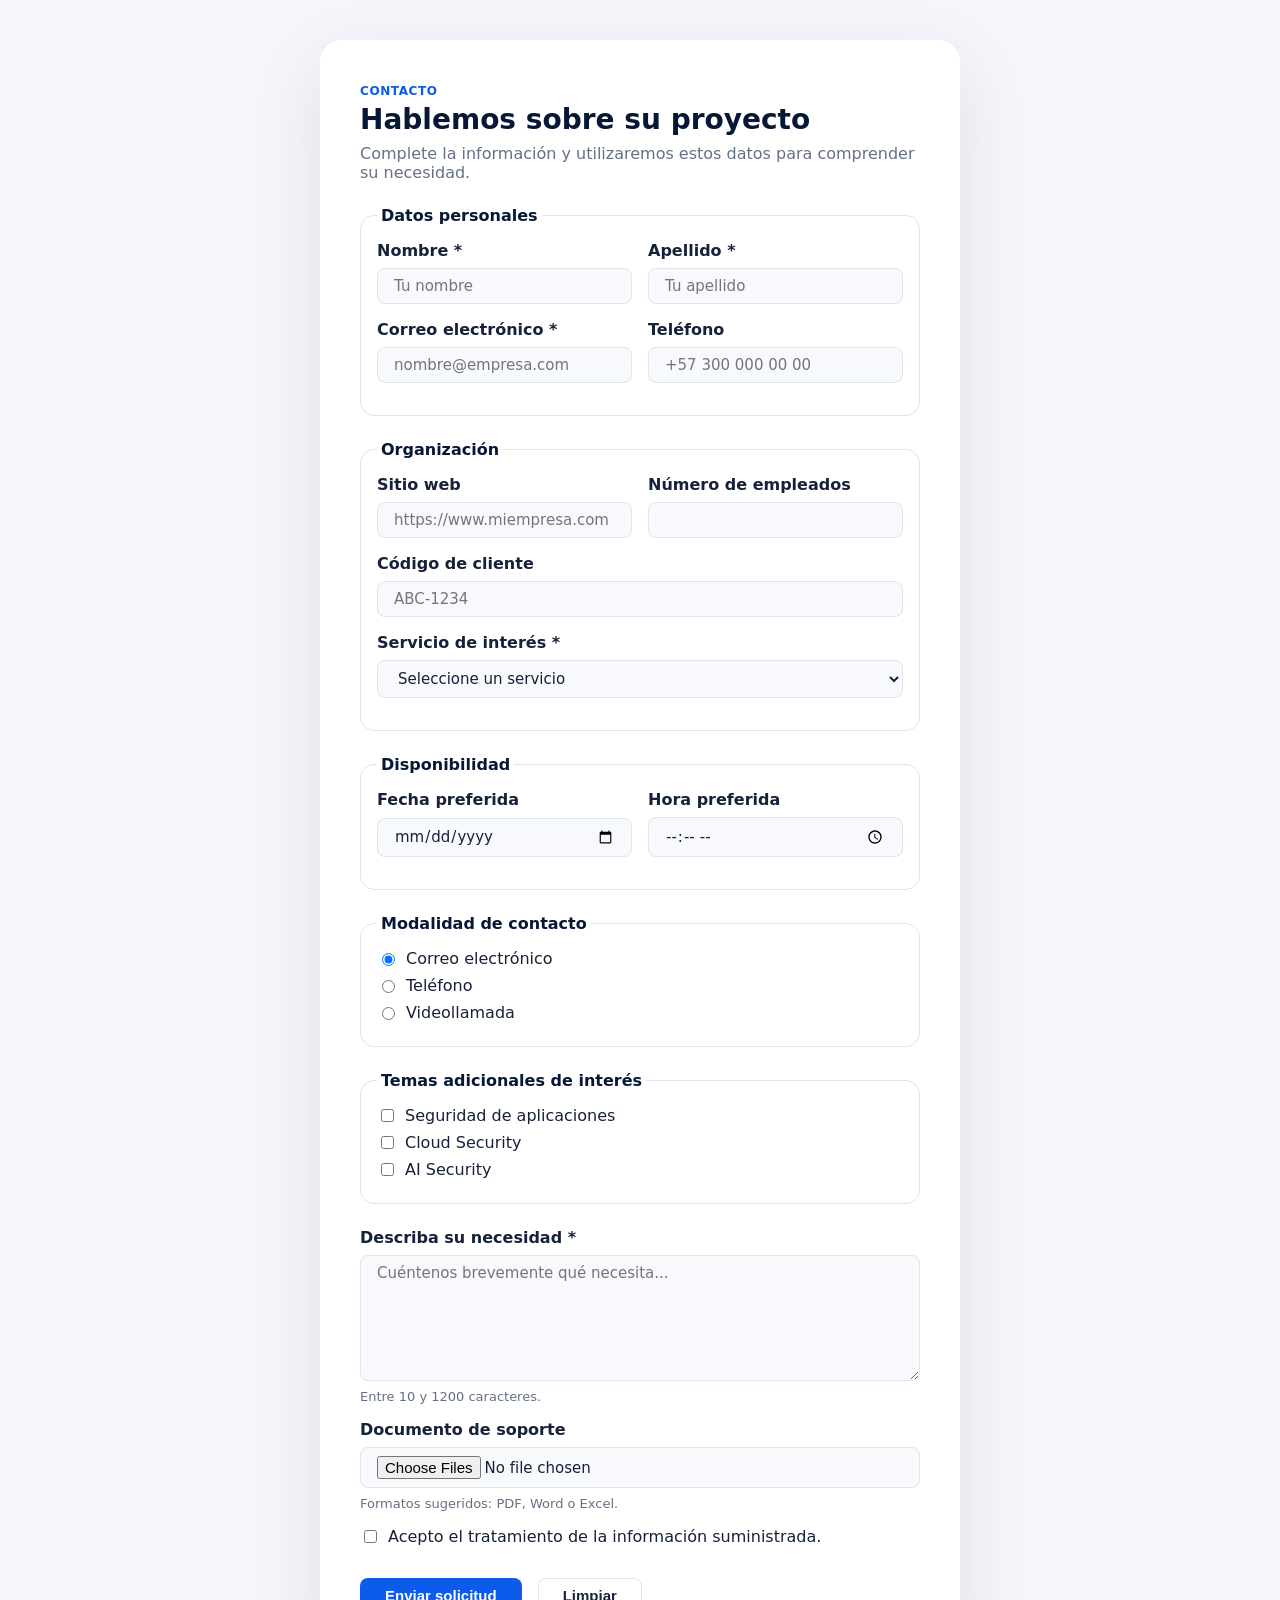
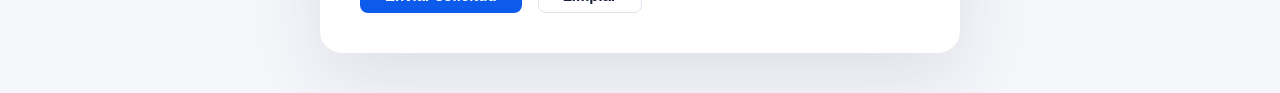
<file: index.html>
<!DOCTYPE html>
<html lang="es">

<head>
    <meta charset="UTF-8">
    <meta name="viewport" content="width=device-width, initial-scale=1.0">
    <title>Formulario de contacto</title>
    <link rel="stylesheet" href="./CSS/styles.css">
</head>

<body>
    <main class="form-page">
        <section class="form-section">
            <div class="form-container">

                <header class="form-header">
                    <span class="eyebrow">CONTACTO</span>
                    <h1>Hablemos sobre su proyecto</h1>
                    <p>Complete la información y utilizaremos estos datos para comprender su necesidad.</p>
                </header>

                <form class="contact-form" action="#" method="post">

                    <fieldset class="campo-grupo">
                        <legend>Datos personales</legend>

                        <div class="form-row">
                            <div class="form-field">
                                <label for="nombre">Nombre *</label>
                                <input type="text" id="nombre" name="nombre"
                                    placeholder="Tu nombre" minlength="2" maxlength="50"
                                    required autocomplete="name">
                            </div>

                            <div class="form-field">
                                <label for="apellido">Apellido *</label>
                                <input type="text" id="apellido" name="apellido"
                                    placeholder="Tu apellido" minlength="2" maxlength="50"
                                    required autocomplete="family-name">
                            </div>
                        </div>

                        <div class="form-row">
                            <div class="form-field">
                                <label for="email">Correo electrónico *</label>
                                <input type="email" id="email" name="email"
                                    placeholder="nombre@empresa.com" autocomplete="email" required>
                            </div>

                            <div class="form-field">
                                <label for="telefono">Teléfono</label>
                                <input type="tel" id="telefono" name="telefono"
                                    placeholder="+57 300 000 00 00"
                                    pattern="^\+?[0-9]{7,13}$"
                                    title="Ingrese un número válido, ej: +573000000000"
                                    autocomplete="tel">
                            </div>
                        </div>
                    </fieldset>

                    <fieldset class="campo-grupo">
                        <legend>Organización</legend>

                        <div class="form-row">
                            <div class="form-field">
                                <label for="sitio">Sitio web</label>
                                <input type="url" id="sitio" name="sitio"
                                    placeholder="https://www.miempresa.com">
                            </div>

                            <div class="form-field">
                                <label for="empleados">Número de empleados</label>
                                <input type="number" id="empleados" name="empleados"
                                    min="1" max="500" step="1">
                            </div>
                        </div>

                        <div class="form-field">
                            <label for="codigo">Código de cliente</label>
                            <input type="text" id="codigo" name="codigo"
                                pattern="[A-Z]{3}-[0-9]{4}"
                                placeholder="ABC-1234"
                                title="Use tres letras mayúsculas, guion y cuatro números">
                        </div>

                        <div class="form-field">
                            <label for="servicio">Servicio de interés *</label>
                            <select id="servicio" name="servicio" required>
                                <option value="">Seleccione un servicio</option>
                                <optgroup label="Servicios de seguridad">
                                    <option value="pentesting">Pentesting web</option>
                                    <option value="devsecops">DevSecOps</option>
                                    <option value="ai-security">AI security</option>
                                </optgroup>
                                <optgroup label="Desarrollo de software">
                                    <option value="software-medida">Software a la medida</option>
                                    <option value="cloud">Azure y AWS</option>
                                    <option value="analisis">Análisis funcional</option>
                                </optgroup>
                            </select>
                        </div>
                    </fieldset>

                    <fieldset class="campo-grupo">
                        <legend>Disponibilidad</legend>
                        <div class="form-row">
                            <div class="form-field">
                                <label for="fecha">Fecha preferida</label>
                                <input type="date" id="fecha" name="fecha">
                            </div>
                            <div class="form-field">
                                <label for="hora">Hora preferida</label>
                                <input type="time" id="hora" name="hora">
                            </div>
                        </div>
                    </fieldset>

                    <fieldset class="campo-grupo">
                        <legend>Modalidad de contacto</legend>
                        <label class="opcion">
                            <input type="radio" name="tipo-contacto" value="correo" checked>
                            Correo electrónico
                        </label>
                        <label class="opcion">
                            <input type="radio" name="tipo-contacto" value="telefono">
                            Teléfono
                        </label>
                        <label class="opcion">
                            <input type="radio" name="tipo-contacto" value="videollamada">
                            Videollamada
                        </label>
                    </fieldset>

                    <fieldset class="campo-grupo">
                        <legend>Temas adicionales de interés</legend>
                        <label class="opcion">
                            <input type="checkbox" name="intereses" value="seguridad-apps">
                            Seguridad de aplicaciones
                        </label>
                        <label class="opcion">
                            <input type="checkbox" name="intereses" value="cloud-security">
                            Cloud Security
                        </label>
                        <label class="opcion">
                            <input type="checkbox" name="intereses" value="ai-security">
                            AI Security
                        </label>
                    </fieldset>

                    <div class="form-field">
                        <label for="mensaje">Describa su necesidad *</label>
                        <textarea id="mensaje" name="mensaje" rows="6"
                            minlength="10" maxlength="1200"
                            placeholder="Cuéntenos brevemente qué necesita..." required></textarea>
                        <span class="ayuda">Entre 10 y 1200 caracteres.</span>
                    </div>

                    <div class="form-field">
                        <label for="archivo">Documento de soporte</label>
                        <input type="file" id="archivo" name="archivo"
                            accept=".pdf,.docx,.xlsx,.xls" multiple>
                        <span class="ayuda">Formatos sugeridos: PDF, Word o Excel.</span>
                    </div>

                    <div class="form-field-check">
                        <label class="opcion">
                            <input type="checkbox" name="aceptacion" required>
                            Acepto el tratamiento de la información suministrada.
                        </label>
                    </div>

                    <div class="form-actions">
                        <button type="submit" class="button button-primary">Enviar solicitud</button>
                        <button type="reset" class="button button-secundario">Limpiar</button>
                    </div>
                </form>

            </div>
        </section>
    </main>
</body>

</html>
</file>
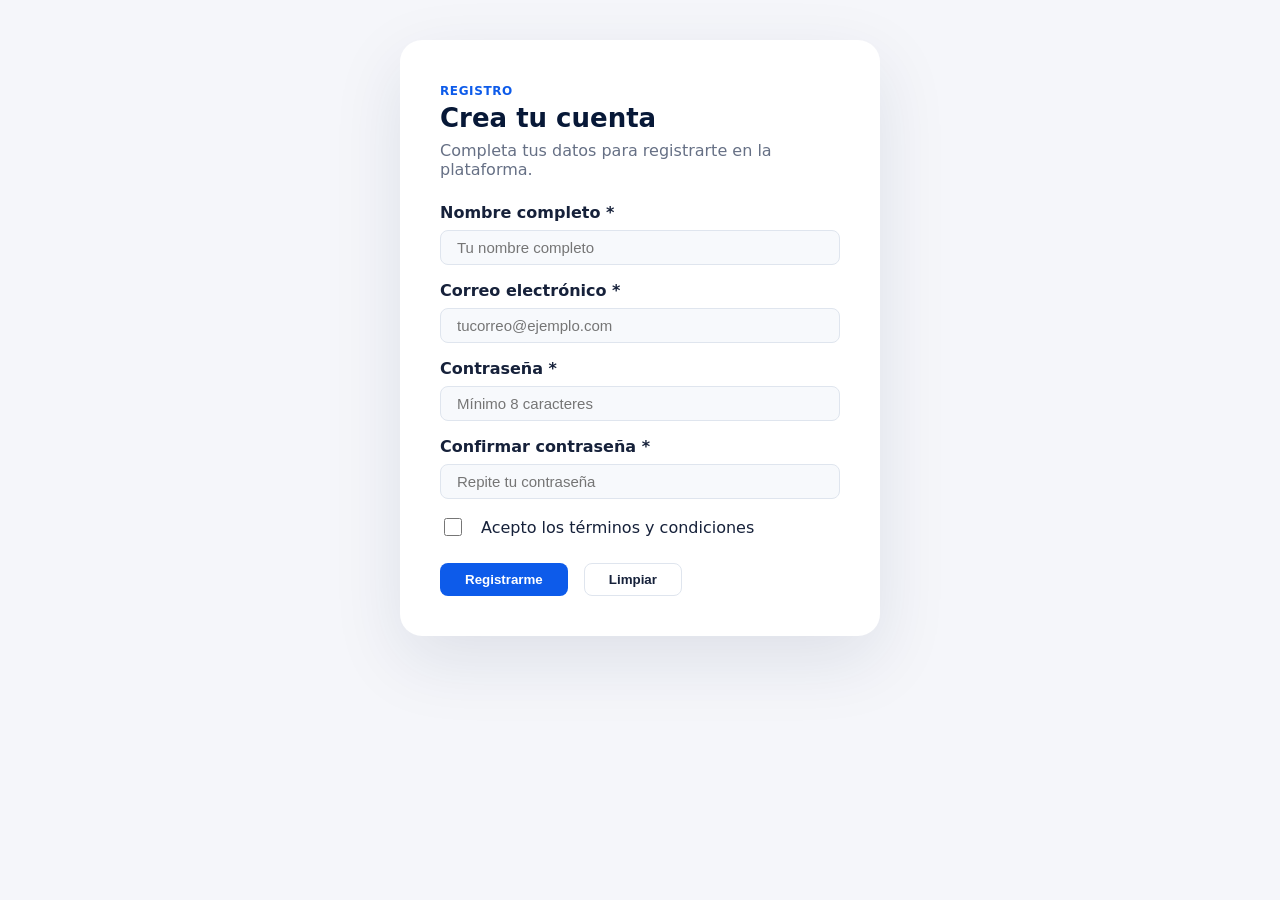
<file: Ejercicio1/index.html>
<!DOCTYPE html>
<html lang="es">
<head>
    <meta charset="UTF-8">
    <meta name="viewport" content="width=device-width, initial-scale=1.0">
    <title>Formulario de registro</title>
    <link rel="stylesheet" href="styles.css">
</head>
<body>
    <main class="form-page">
        <div class="form-container">
            <header class="form-header">
                <span class="eyebrow">Registro</span>
                <h1>Crea tu cuenta</h1>
                <p>Completa tus datos para registrarte en la plataforma.</p>
            </header>

            <form action="#" method="post">
                <div class="form-field">
                    <label for="nombre">Nombre completo *</label>
                    <input type="text" id="nombre" name="nombre" minlength="3" maxlength="60"
                        placeholder="Tu nombre completo" required autocomplete="name">
                </div>

                <div class="form-field">
                    <label for="correo">Correo electrónico *</label>
                    <input type="email" id="correo" name="correo" placeholder="tucorreo@ejemplo.com"
                        required autocomplete="email">
                </div>

                <div class="form-field">
                    <label for="password">Contraseña *</label>
                    <input type="password" id="password" name="password" minlength="8"
                        placeholder="Mínimo 8 caracteres" required autocomplete="new-password">
                </div>

                <div class="form-field">
                    <label for="confirmar">Confirmar contraseña *</label>
                    <input type="password" id="confirmar" name="confirmar" minlength="8"
                        placeholder="Repite tu contraseña" required autocomplete="new-password">
                </div>

                <div class="form-field-check">
                    <label class="opcion">
                        <input type="checkbox" id="terminos" name="terminos" required>
                        <span class="check-visual"></span>
                        Acepto los términos y condiciones
                    </label>
                </div>

                <div class="form-actions">
                    <button type="submit" class="button button-primary">Registrarme</button>
                    <button type="reset" class="button button-secundario">Limpiar</button>
                </div>
            </form>
        </div>
    </main>
</body>
</html>
</file>
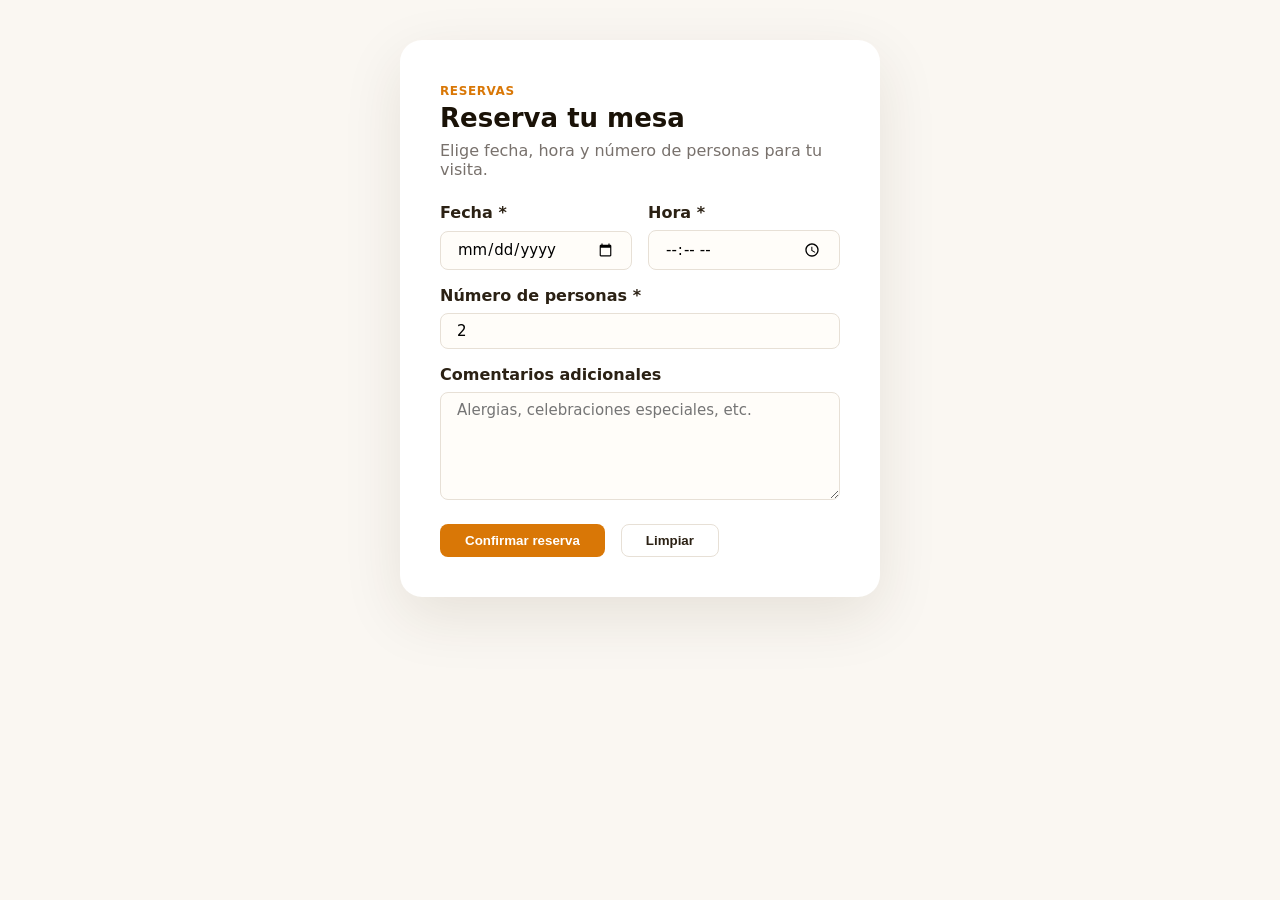
<file: Ejercicio2/index.html>
<!DOCTYPE html>
<html lang="es">
<head>
    <meta charset="UTF-8">
    <meta name="viewport" content="width=device-width, initial-scale=1.0">
    <title>Formulario de reserva</title>
    <link rel="stylesheet" href="styles.css">
</head>
<body>
    <main class="form-page">
        <div class="form-container">
            <header class="form-header">
                <span class="eyebrow">Reservas</span>
                <h1>Reserva tu mesa</h1>
                <p>Elige fecha, hora y número de personas para tu visita.</p>
            </header>

            <form action="#" method="post">
                <div class="form-row">
                    <div class="form-field">
                        <label for="fecha">Fecha *</label>
                        <input type="date" id="fecha" name="fecha" required>
                    </div>
                    <div class="form-field">
                        <label for="hora">Hora *</label>
                        <input type="time" id="hora" name="hora" required>
                    </div>
                </div>

                <div class="form-field">
                    <label for="personas">Número de personas *</label>
                    <input type="number" id="personas" name="personas" min="1" max="20" step="1" value="2" required>
                </div>

                <div class="form-field">
                    <label for="comentarios">Comentarios adicionales</label>
                    <textarea id="comentarios" name="comentarios" rows="5" maxlength="300"
                        placeholder="Alergias, celebraciones especiales, etc."></textarea>
                </div>

                <div class="form-actions">
                    <button type="submit" class="button button-primary">Confirmar reserva</button>
                    <button type="reset" class="button button-secundario">Limpiar</button>
                </div>
            </form>
        </div>
    </main>
</body>
</html>
</file>
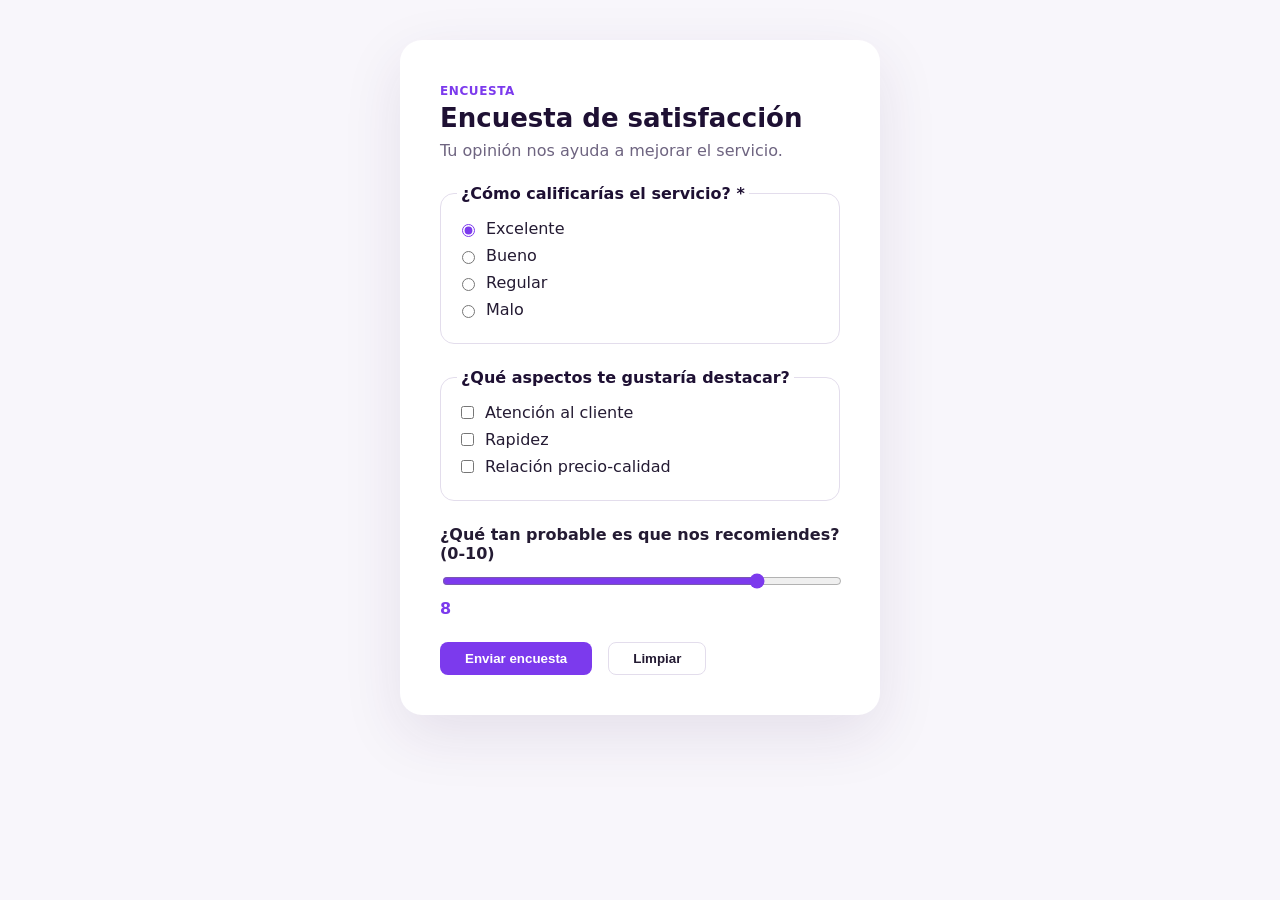
<file: Ejercicio3/index.html>
<!DOCTYPE html>
<html lang="es">
<head>
    <meta charset="UTF-8">
    <meta name="viewport" content="width=device-width, initial-scale=1.0">
    <title>Encuesta de satisfacción</title>
    <link rel="stylesheet" href="styles.css">
</head>
<body>
    <main class="form-page">
        <div class="form-container">
            <header class="form-header">
                <span class="eyebrow">Encuesta</span>
                <h1>Encuesta de satisfacción</h1>
                <p>Tu opinión nos ayuda a mejorar el servicio.</p>
            </header>

            <form action="#" method="post">
                <fieldset class="campo-grupo">
                    <legend>¿Cómo calificarías el servicio? *</legend>
                    <label class="opcion">
                        <input type="radio" name="calificacion" value="excelente" checked> Excelente
                    </label>
                    <label class="opcion">
                        <input type="radio" name="calificacion" value="bueno"> Bueno
                    </label>
                    <label class="opcion">
                        <input type="radio" name="calificacion" value="regular"> Regular
                    </label>
                    <label class="opcion">
                        <input type="radio" name="calificacion" value="malo"> Malo
                    </label>
                </fieldset>

                <fieldset class="campo-grupo">
                    <legend>¿Qué aspectos te gustaría destacar?</legend>
                    <label class="opcion">
                        <input type="checkbox" name="aspectos" value="atencion"> Atención al cliente
                    </label>
                    <label class="opcion">
                        <input type="checkbox" name="aspectos" value="rapidez"> Rapidez
                    </label>
                    <label class="opcion">
                        <input type="checkbox" name="aspectos" value="precio"> Relación precio-calidad
                    </label>
                </fieldset>

                <div class="form-field">
                    <label for="recomendacion">¿Qué tan probable es que nos recomiendes? (0-10)</label>
                    <input type="range" id="recomendacion" name="recomendacion" min="0" max="10" value="8">
                    <output id="valor-recomendacion" for="recomendacion">8</output>
                </div>

                <div class="form-actions">
                    <button type="submit" class="button button-primary">Enviar encuesta</button>
                    <button type="reset" class="button button-secundario">Limpiar</button>
                </div>
            </form>
        </div>
    </main>

    <script>
        const rango = document.getElementById('recomendacion');
        const salida = document.getElementById('valor-recomendacion');
        rango.addEventListener('input', () => salida.textContent = rango.value);
    </script>
</body>
</html>
</file>
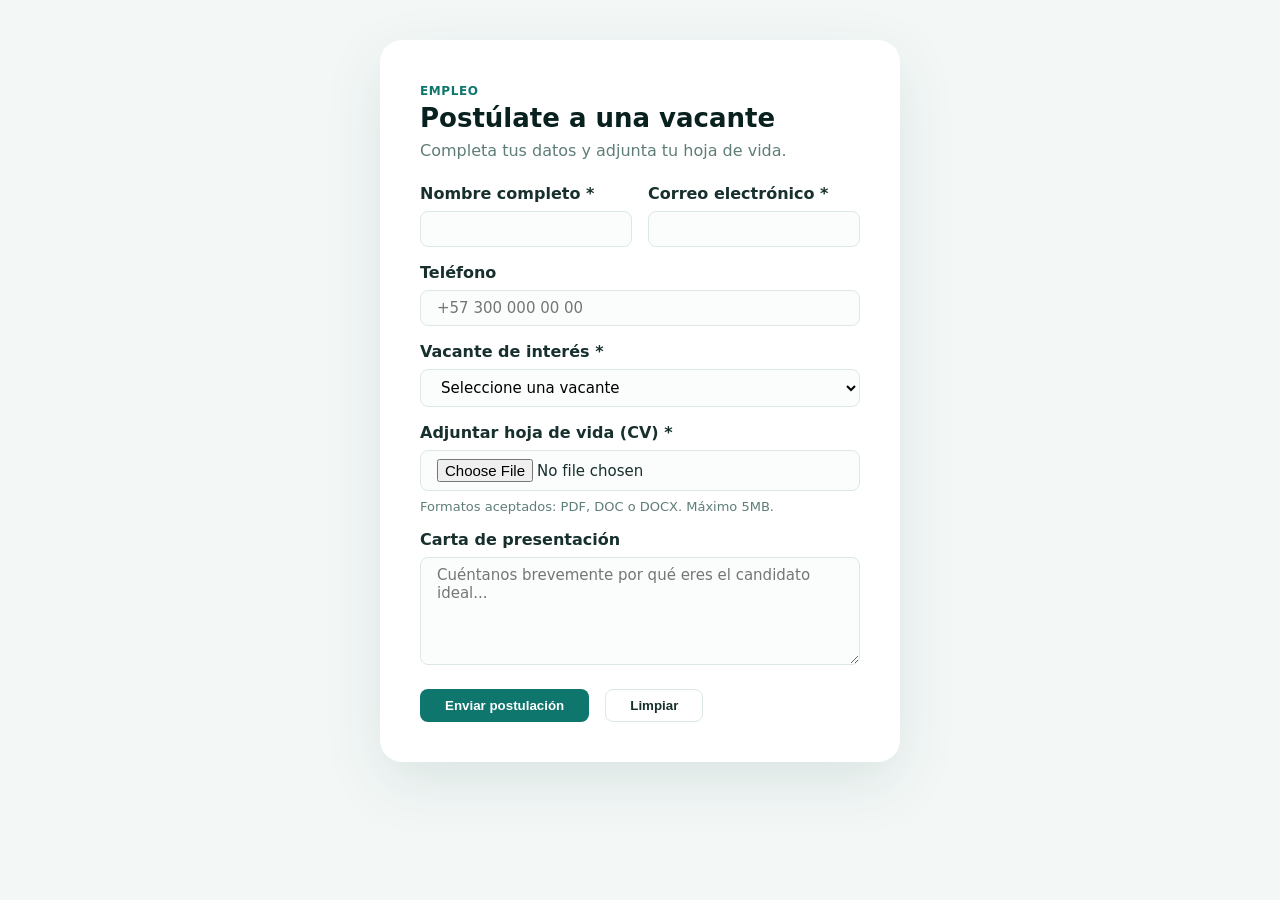
<file: Ejercicio4/index.html>
<!DOCTYPE html>
<html lang="es">
<head>
    <meta charset="UTF-8">
    <meta name="viewport" content="width=device-width, initial-scale=1.0">
    <title>Solicitud laboral</title>
    <link rel="stylesheet" href="styles.css">
</head>
<body>
    <main class="form-page">
        <div class="form-container">
            <header class="form-header">
                <span class="eyebrow">Empleo</span>
                <h1>Postúlate a una vacante</h1>
                <p>Completa tus datos y adjunta tu hoja de vida.</p>
            </header>

            <form action="#" method="post" enctype="multipart/form-data">
                <div class="form-row">
                    <div class="form-field">
                        <label for="nombre">Nombre completo *</label>
                        <input type="text" id="nombre" name="nombre" minlength="3" required autocomplete="name">
                    </div>
                    <div class="form-field">
                        <label for="correo">Correo electrónico *</label>
                        <input type="email" id="correo" name="correo" required autocomplete="email">
                    </div>
                </div>

                <div class="form-field">
                    <label for="telefono">Teléfono</label>
                    <input type="tel" id="telefono" name="telefono" pattern="^\+?[0-9]{7,13}$"
                        placeholder="+57 300 000 00 00" title="Ingrese un número válido">
                </div>

                <div class="form-field">
                    <label for="vacante">Vacante de interés *</label>
                    <select id="vacante" name="vacante" required>
                        <option value="">Seleccione una vacante</option>
                        <option value="desarrollador">Desarrollador Frontend</option>
                        <option value="analista">Analista de Seguridad</option>
                        <option value="soporte">Soporte Técnico</option>
                    </select>
                </div>

                <div class="form-field">
                    <label for="cv">Adjuntar hoja de vida (CV) *</label>
                    <input type="file" id="cv" name="cv" accept=".pdf,.doc,.docx" required>
                    <span class="ayuda">Formatos aceptados: PDF, DOC o DOCX. Máximo 5MB.</span>
                </div>

                <div class="form-field">
                    <label for="carta">Carta de presentación</label>
                    <textarea id="carta" name="carta" rows="5" maxlength="500"
                        placeholder="Cuéntanos brevemente por qué eres el candidato ideal..."></textarea>
                </div>

                <div class="form-actions">
                    <button type="submit" class="button button-primary">Enviar postulación</button>
                    <button type="reset" class="button button-secundario">Limpiar</button>
                </div>
            </form>
        </div>
    </main>
</body>
</html>
</file>
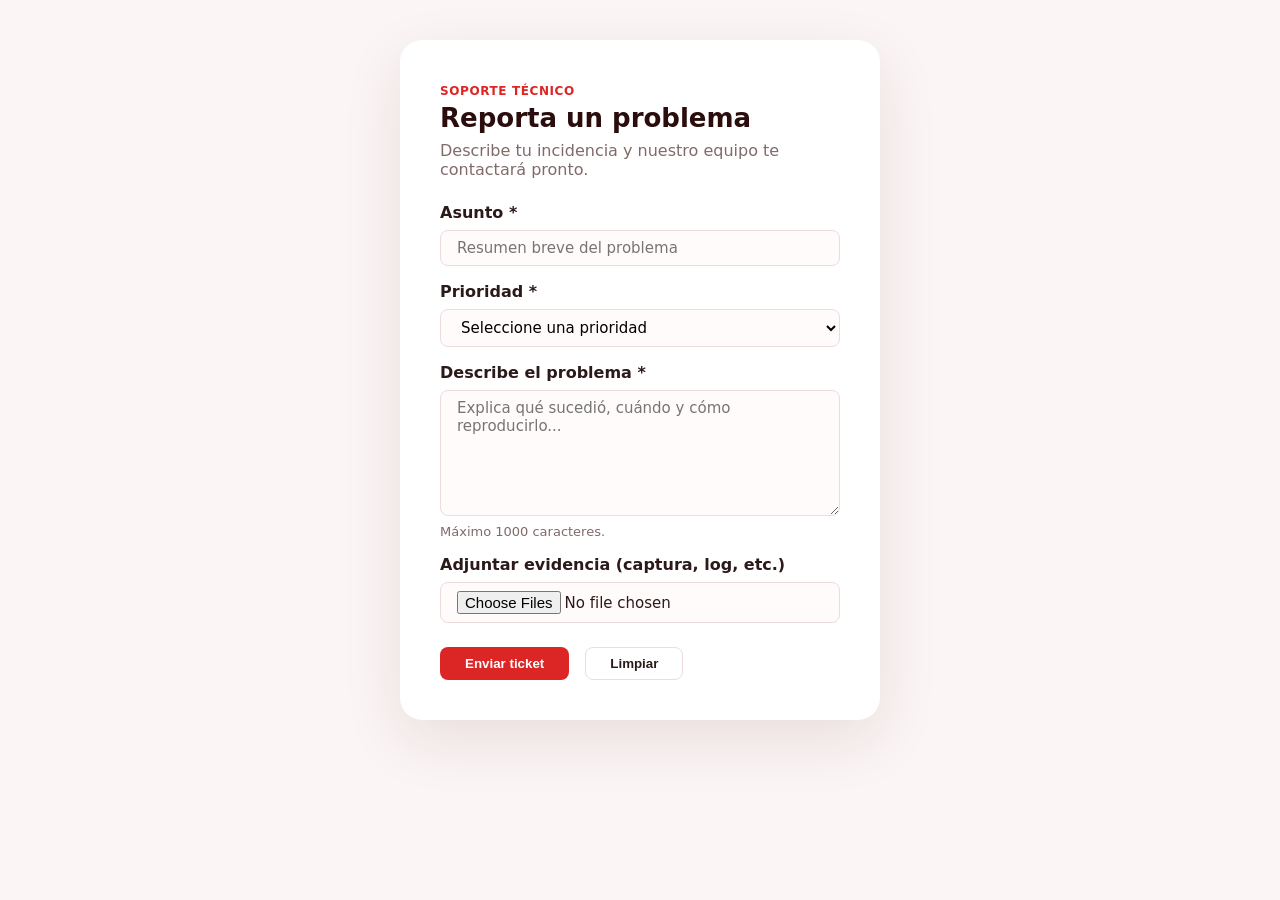
<file: Ejercicio5/index.html>
<!DOCTYPE html>
<html lang="es">
<head>
    <meta charset="UTF-8">
    <meta name="viewport" content="width=device-width, initial-scale=1.0">
    <title>Solicitud de soporte</title>
    <link rel="stylesheet" href="styles.css">
</head>
<body>
    <main class="form-page">
        <div class="form-container">
            <header class="form-header">
                <span class="eyebrow">Soporte técnico</span>
                <h1>Reporta un problema</h1>
                <p>Describe tu incidencia y nuestro equipo te contactará pronto.</p>
            </header>

            <form action="#" method="post" enctype="multipart/form-data">
                <div class="form-field">
                    <label for="asunto">Asunto *</label>
                    <input type="text" id="asunto" name="asunto" minlength="5" maxlength="80"
                        placeholder="Resumen breve del problema" required>
                </div>

                <div class="form-field">
                    <label for="prioridad">Prioridad *</label>
                    <select id="prioridad" name="prioridad" required>
                        <option value="">Seleccione una prioridad</option>
                        <option value="baja">Baja</option>
                        <option value="media">Media</option>
                        <option value="alta">Alta</option>
                        <option value="critica">Crítica</option>
                    </select>
                </div>

                <div class="form-field">
                    <label for="descripcion">Describe el problema *</label>
                    <textarea id="descripcion" name="descripcion" rows="6" minlength="10" maxlength="1000"
                        placeholder="Explica qué sucedió, cuándo y cómo reproducirlo..." required></textarea>
                    <span class="ayuda">Máximo 1000 caracteres.</span>
                </div>

                <div class="form-field">
                    <label for="adjunto">Adjuntar evidencia (captura, log, etc.)</label>
                    <input type="file" id="adjunto" name="adjunto" accept="image/*,.pdf,.log,.txt" multiple>
                </div>

                <div class="form-actions">
                    <button type="submit" class="button button-primary">Enviar ticket</button>
                    <button type="reset" class="button button-secundario">Limpiar</button>
                </div>
            </form>
        </div>
    </main>
</body>
</html>
</file>
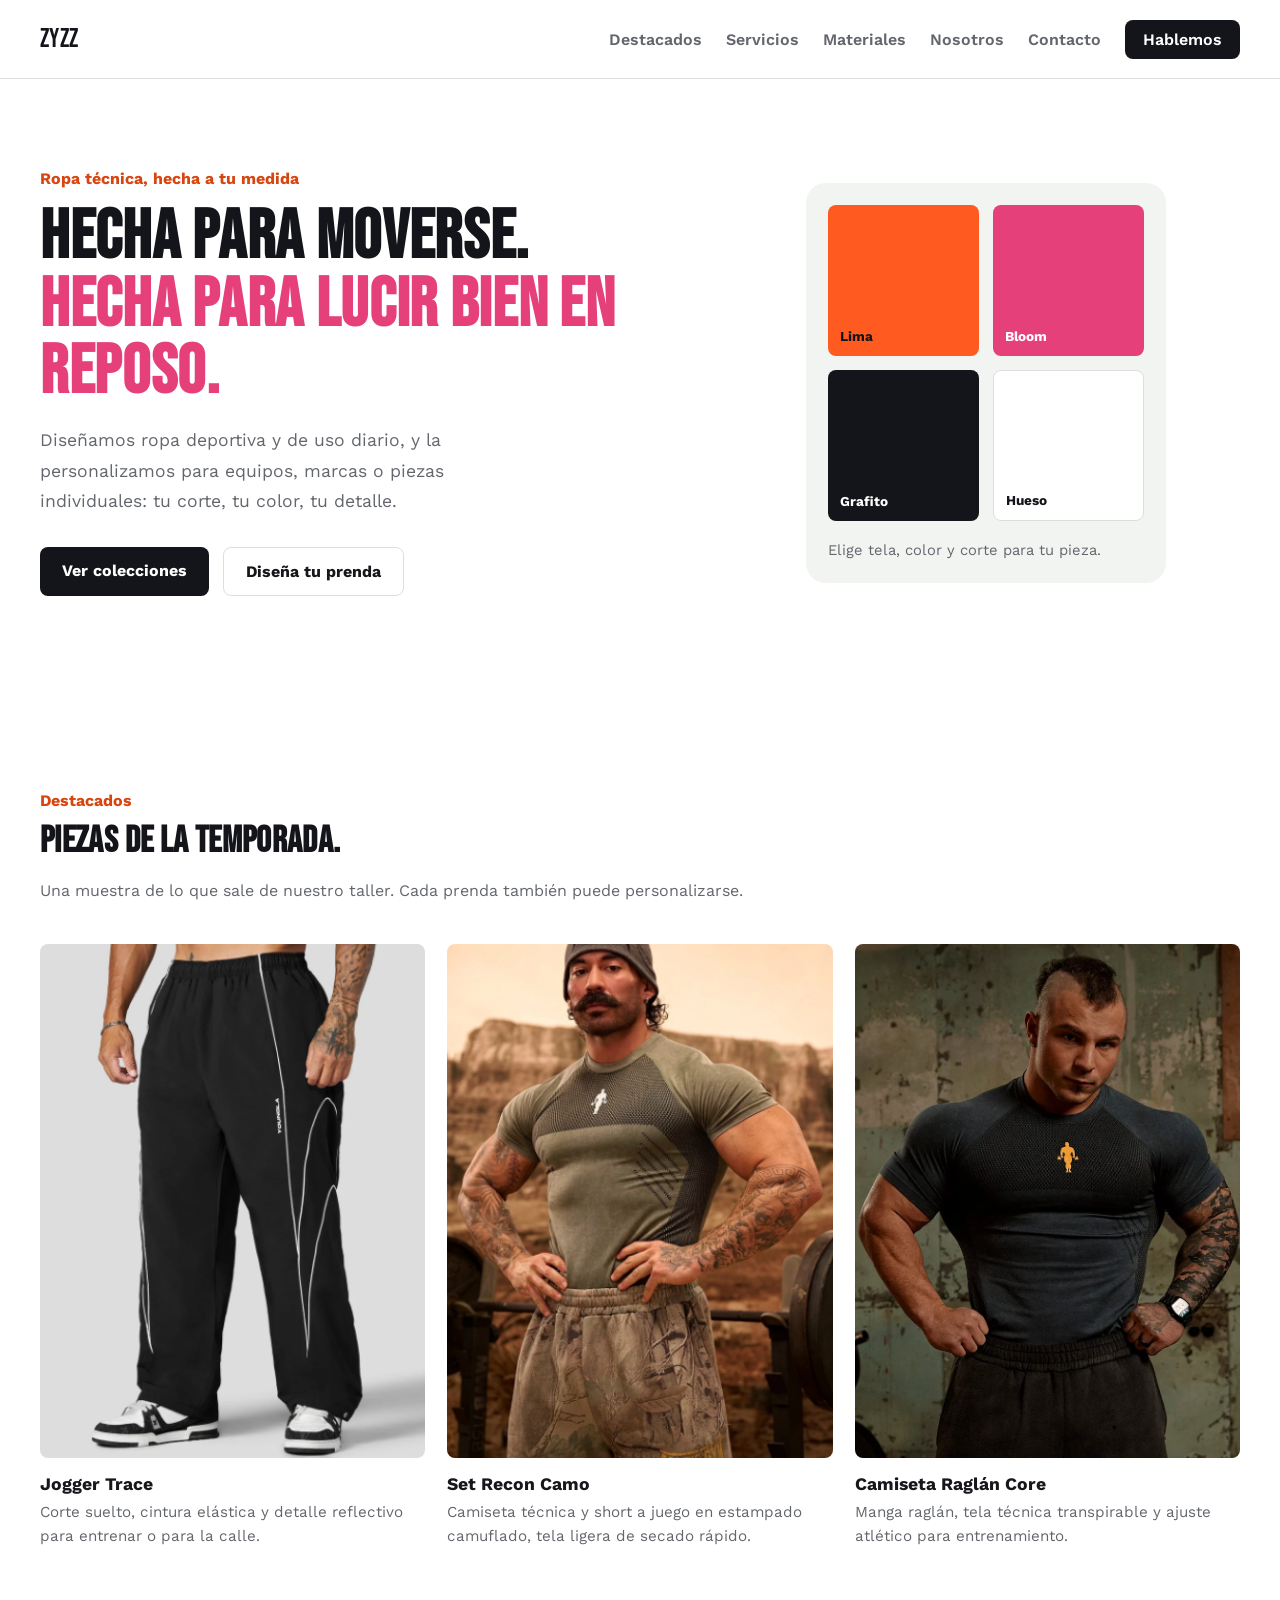
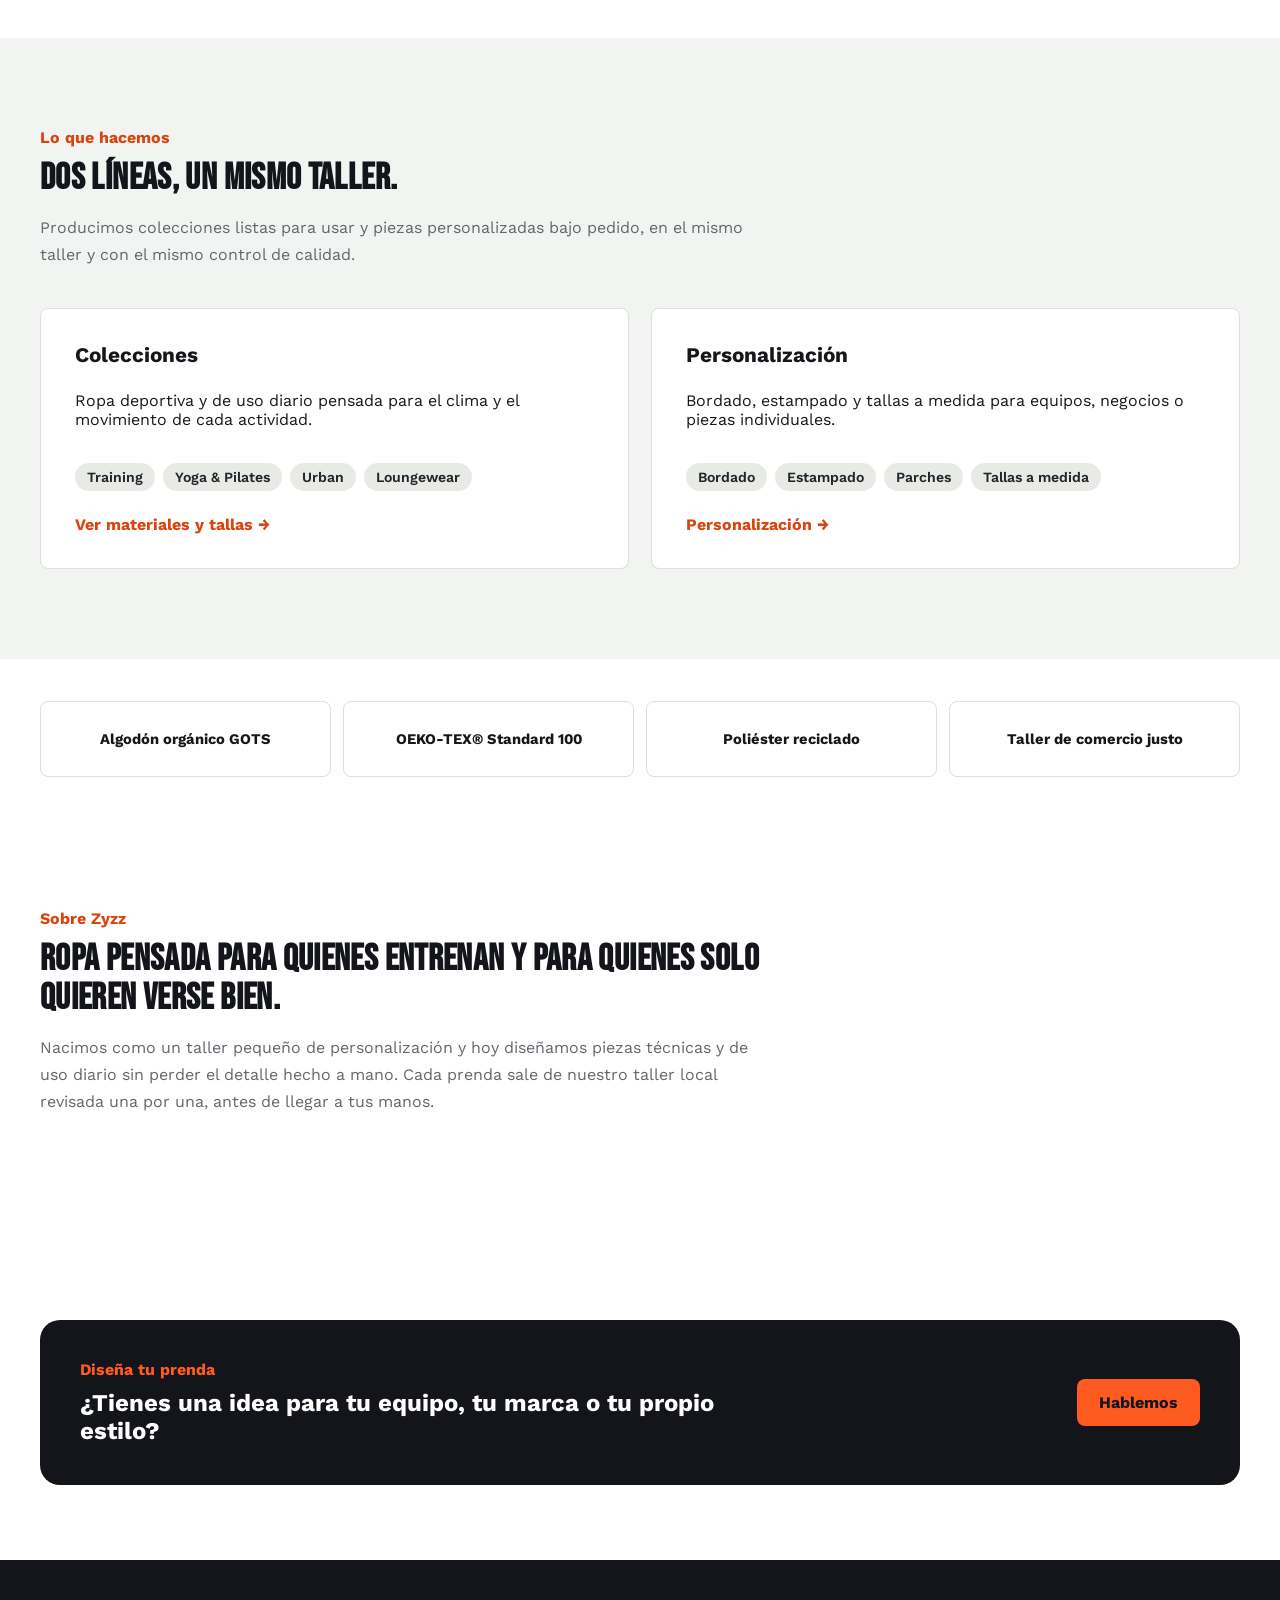
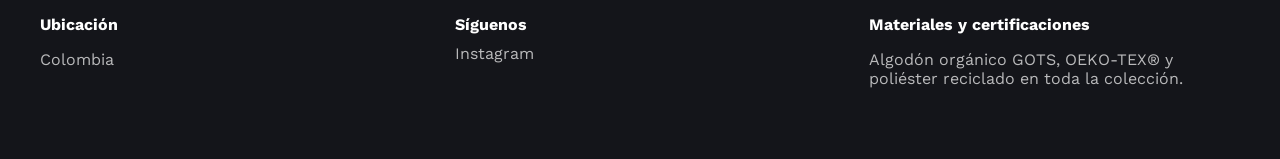
<file: taller3-Zyzz/index.html>
<!doctype html>
<html lang="es">
<head>
    <meta charset="utf-8">
    <meta name="viewport" content="width=device-width, initial-scale=1">
    <meta name="description" content="Zyzz — ropa deportiva y de uso diario, con personalización a la medida: bordado, estampado y tallas a medida.">
    <title>Inicio | Zyzz</title>
    <link rel="preconnect" href="https://fonts.googleapis.com">
    <link rel="preconnect" href="https://fonts.gstatic.com" crossorigin>
    <link href="https://fonts.googleapis.com/css2?family=Bebas+Neue&family=Work+Sans:wght@400;500;600;700;800&display=swap" rel="stylesheet">
    <link rel="stylesheet" href="styles.css">
</head>
<body>

<header class="header">
    <div class="container header-container">
        <a class="brand" href="index.html">
            <span class="brand-name">Zyzz</span>
        </a>

        <nav class="nav" aria-label="Navegación principal">
            <a href="#destacados">Destacados</a>
            <a href="#servicios">Servicios</a>
            <a href="#materiales">Materiales</a>
            <a href="#nosotros">Nosotros</a>
            <a href="#contacto">Contacto</a>
            <a class="nav-cta" href="#contacto">Hablemos</a>
        </nav>
    </div>
</header>

<main>
<section class="hero">
    <div class="container hero-grid">
        <div class="hero-copy">
            <span class="eyebrow">Ropa técnica, hecha a tu medida</span>
            <h1>Hecha para moverse. <span>Hecha para lucir bien en reposo.</span></h1>
            <p class="hero-description">
                Diseñamos ropa deportiva y de uso diario, y la personalizamos para
                equipos, marcas o piezas individuales: tu corte, tu color, tu detalle.
            </p>
            <div class="hero-actions">
                <a class="primary-action" href="#servicios">Ver colecciones</a>
                <a class="secondary-action" href="personalizacion.html">Diseña tu prenda</a>
            </div>
        </div>
        <div class="hero-visual">
            <div class="swatch-board" aria-hidden="true">
                <div class="swatch swatch-signal"><span>Lima</span></div>
                <div class="swatch swatch-bloom"><span>Bloom</span></div>
                <div class="swatch swatch-ink"><span>Grafito</span></div>
                <div class="swatch swatch-paper"><span>Hueso</span></div>
                <div class="swatch-note">Elige tela, color y corte para tu pieza.</div>
            </div>
        </div>
    </div>
</section>

<section class="products" id="destacados">
    <div class="container">
        <header class="section-heading">
            <span class="section-label">Destacados</span>
            <h2>Piezas de la temporada.</h2>
            <p>Una muestra de lo que sale de nuestro taller. Cada prenda también puede personalizarse.</p>
        </header>

        <div class="products-grid">
            <article class="product-card">
                <img src="img/jogger-trace.png" alt="Jogger negro con detalle en blanco, modelo Trace" loading="lazy">
                <h3>Jogger Trace</h3>
                <p>Corte suelto, cintura elástica y detalle reflectivo para entrenar o para la calle.</p>
            </article>

            <article class="product-card">
                <img src="img/set-recon-camo.png" alt="Set camiseta y short camuflado, modelo Recon" loading="lazy">
                <h3>Set Recon Camo</h3>
                <p>Camiseta técnica y short a juego en estampado camuflado, tela ligera de secado rápido.</p>
            </article>

            <article class="product-card">
                <img src="img/camiseta-raglan-core.png" alt="Camiseta raglán azul marino con logo naranja, modelo Core" loading="lazy">
                <h3>Camiseta Raglán Core</h3>
                <p>Manga raglán, tela técnica transpirable y ajuste atlético para entrenamiento.</p>
            </article>
        </div>
    </div>
</section>

<section class="services" id="servicios">
    <div class="container">
        <header class="section-heading">
            <span class="section-label">Lo que hacemos</span>
            <h2>Dos líneas, un mismo taller.</h2>
            <p>Producimos colecciones listas para usar y piezas personalizadas bajo pedido, en el mismo taller y con el mismo control de calidad.</p>
        </header>

        <div class="services-grid">
            <article class="service-card">
                <h3>Colecciones</h3>
                <p>Ropa deportiva y de uso diario pensada para el clima y el movimiento de cada actividad.</p>
                <div class="tag-list">
                    <span>Training</span><span>Yoga &amp; Pilates</span>
                    <span>Urban</span><span>Loungewear</span>
                </div>
                <div class="card-links">
                    <a href="#materiales">Ver materiales y tallas →</a>
                </div>
            </article>

            <article class="service-card">
                <h3>Personalización</h3>
                <p>Bordado, estampado y tallas a medida para equipos, negocios o piezas individuales.</p>
                <div class="tag-list">
                    <span>Bordado</span><span>Estampado</span>
                    <span>Parches</span><span>Tallas a medida</span>
                </div>
                <div class="card-links">
                    <a href="personalizacion.html">Personalización →</a>
                </div>
            </article>
        </div>
    </div>
</section>

<section class="standards" id="materiales">
    <div class="container standards-grid">
        <div class="standard">Algodón orgánico GOTS</div>
        <div class="standard">OEKO-TEX® Standard 100</div>
        <div class="standard">Poliéster reciclado</div>
        <div class="standard">Taller de comercio justo</div>
    </div>
</section>

<section class="about" id="nosotros">
    <div class="container">
        <header class="section-heading">
            <span class="section-label">Sobre Zyzz</span>
            <h2>Ropa pensada para quienes entrenan y para quienes solo quieren verse bien.</h2>
            <p>Nacimos como un taller pequeño de personalización y hoy diseñamos piezas técnicas y de uso diario sin perder el detalle hecho a mano. Cada prenda sale de nuestro taller local revisada una por una, antes de llegar a tus manos.</p>
        </header>
    </div>
</section>

<section class="cta">
    <div class="container">
        <div class="cta-box">
            <div>
                <span class="section-label">Diseña tu prenda</span>
                <h2>¿Tienes una idea para tu equipo, tu marca o tu propio estilo?</h2>
            </div>
            <a class="cta-button" href="#contacto">Hablemos</a>
        </div>
    </div>
</section>
</main>

<footer class="footer" id="contacto">
    <div class="container footer-grid">
        <section><h3>Ubicación</h3><p>Colombia</p></section>
        <section>
            <h3>Síguenos</h3>
            <a href="https://www.instagram.com/" target="_blank" rel="noopener noreferrer">Instagram</a>
        </section>
        <section>
            <h3>Materiales y certificaciones</h3>
            <p>Algodón orgánico GOTS, OEKO-TEX® y poliéster reciclado en toda la colección.</p>
        </section>
    </div>
</footer>

</body>
</html>
</file>
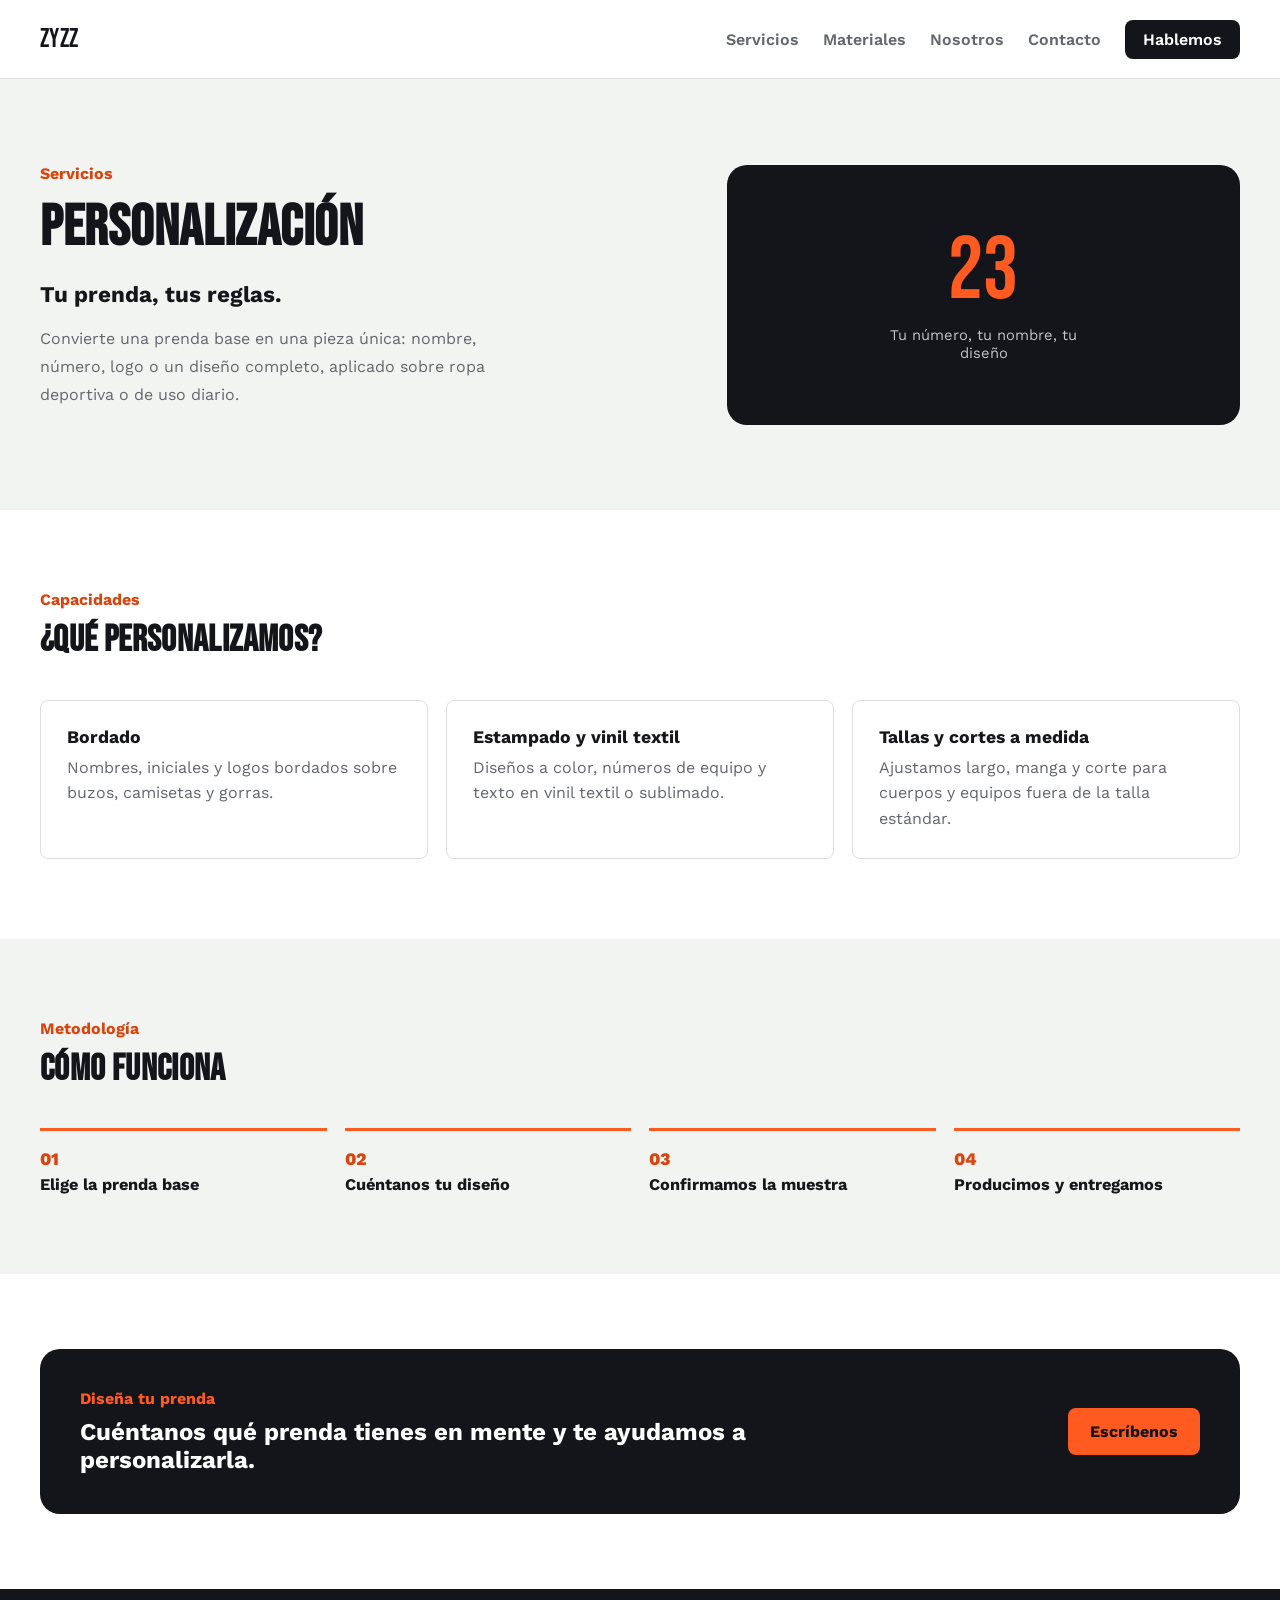
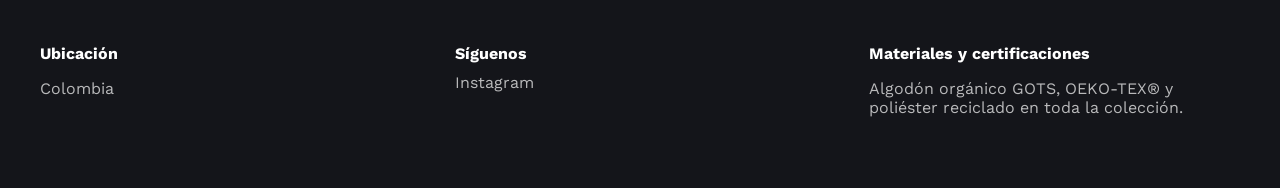
<file: taller3-Zyzz/personalizacion.html>
<!doctype html>
<html lang="es">
<head>
    <meta charset="utf-8">
    <meta name="viewport" content="width=device-width, initial-scale=1">
    <meta name="description" content="Personalización de ropa Zyzz: bordado, estampado y tallas a medida para equipos, marcas y piezas individuales.">
    <title>Personalización | Zyzz</title>
    <link rel="preconnect" href="https://fonts.googleapis.com">
    <link rel="preconnect" href="https://fonts.gstatic.com" crossorigin>
    <link href="https://fonts.googleapis.com/css2?family=Bebas+Neue&family=Work+Sans:wght@400;500;600;700;800&display=swap" rel="stylesheet">
    <link rel="stylesheet" href="styles.css">
</head>
<body>

<header class="header">
    <div class="container header-container">
        <a class="brand" href="index.html">
            <span class="brand-name">Zyzz</span>
        </a>

        <nav class="nav" aria-label="Navegación principal">
            <a href="index.html#servicios">Servicios</a>
            <a href="index.html#materiales">Materiales</a>
            <a href="index.html#nosotros">Nosotros</a>
            <a href="index.html#contacto">Contacto</a>
            <a class="nav-cta" href="index.html#contacto">Hablemos</a>
        </nav>
    </div>
</header>

<main>
    <section class="service-hero">
        <div class="container service-hero-grid">
            <div>
                <span class="service-category">Servicios</span>
                <h1>Personalización</h1>
                <h2>Tu prenda, tus reglas.</h2>
                <p>Convierte una prenda base en una pieza única: nombre, número, logo o un diseño completo, aplicado sobre ropa deportiva o de uso diario.</p>
            </div>
            <div class="service-visual">
                <span class="service-visual-number">23</span>
                <span class="service-visual-label">Tu número, tu nombre, tu diseño</span>
            </div>
        </div>
    </section>

    <section class="service-section">
        <div class="container">
            <header class="section-heading">
                <span class="section-label">Capacidades</span>
                <h2>¿Qué personalizamos?</h2>
            </header>
            <div class="feature-grid">
                <article class="feature-card"><h3>Bordado</h3><p>Nombres, iniciales y logos bordados sobre buzos, camisetas y gorras.</p></article>
                <article class="feature-card"><h3>Estampado y vinil textil</h3><p>Diseños a color, números de equipo y texto en vinil textil o sublimado.</p></article>
                <article class="feature-card"><h3>Tallas y cortes a medida</h3><p>Ajustamos largo, manga y corte para cuerpos y equipos fuera de la talla estándar.</p></article>
            </div>
        </div>
    </section>

    <section class="service-section service-section-soft">
        <div class="container">
            <header class="section-heading"><span class="section-label">Metodología</span><h2>Cómo funciona</h2></header>
            <div class="steps">
                <article class="step"><span>01</span><h3>Elige la prenda base</h3></article>
                <article class="step"><span>02</span><h3>Cuéntanos tu diseño</h3></article>
                <article class="step"><span>03</span><h3>Confirmamos la muestra</h3></article>
                <article class="step"><span>04</span><h3>Producimos y entregamos</h3></article>
            </div>
        </div>
    </section>

    <section class="cta">
        <div class="container">
            <div class="cta-box">
                <div>
                    <span class="section-label">Diseña tu prenda</span>
                    <h2>Cuéntanos qué prenda tienes en mente y te ayudamos a personalizarla.</h2>
                </div>
                <a class="cta-button" href="index.html#contacto">Escríbenos</a>
            </div>
        </div>
    </section>
</main>

<footer class="footer" id="contacto">
    <div class="container footer-grid">
        <section><h3>Ubicación</h3><p>Colombia</p></section>
        <section>
            <h3>Síguenos</h3>
            <a href="https://www.instagram.com/" target="_blank" rel="noopener noreferrer">Instagram</a>
        </section>
        <section>
            <h3>Materiales y certificaciones</h3>
            <p>Algodón orgánico GOTS, OEKO-TEX® y poliéster reciclado en toda la colección.</p>
        </section>
    </div>
</footer>

</body>
</html>
</file>
<file: CSS/styles.css>
/* ===== Módulo 19: Variables CSS (Design System) — valores propios ===== */
:root {
    --primary: #0d5bea;
    --primary-hover: #084cc7;
    --primary-light: #edf4ff;

    --navy: #071837;
    --text: #16213a;
    --muted: #667085;

    --border: #dfe5ee;
    --background: #f5f6fa;
    --background-soft: #f7f9fc;

    --danger: #c62828;

    --radius-sm: 8px;
    --radius-md: 14px;
    --radius-lg: 22px;

    --shadow: 0 24px 70px rgba(15, 40, 80, 0.10);
    --container: 640px;

    --espaciado-xs: 4px;
    --espaciado-sm: 8px;
    --espaciado-md: 16px;
    --espaciado-lg: 24px;
    --espaciado-xl: 40px;
}

/* ===== Reset y base ===== */
* {
    box-sizing: border-box;
}

body {
    margin: 0;
    background-color: var(--background);
    color: var(--text);
    font-family: Inter, system-ui, -apple-system, BlinkMacSystemFont, 'Segoe UI',
        Roboto, Oxygen, Ubuntu, Cantarell, 'Open Sans', 'Helvetica Neue', sans-serif;
}

/* ===== Estructura semántica (Módulo 18) ===== */
.form-page {
    display: flex;
    justify-content: center;
    padding: var(--espaciado-xl) var(--espaciado-md);
}

.form-container {
    width: 100%;
    max-width: var(--container);
    background-color: #ffffff;
    border-radius: var(--radius-lg);
    box-shadow: var(--shadow);
    padding: var(--espaciado-xl);
}

.form-header .eyebrow {
    color: var(--primary);
    font-weight: 600;
    text-transform: uppercase;
    font-size: 12px;
    letter-spacing: 0.05em;
}

.form-header h1 {
    margin: var(--espaciado-xs) 0 var(--espaciado-sm) 0;
    color: var(--navy);
    font-size: 28px;
}

.form-header p {
    color: var(--muted);
    margin: 0 0 var(--espaciado-lg) 0;
}

/* ===== Agrupación de campos ===== */
.campo-grupo {
    border: 1px solid var(--border);
    border-radius: var(--radius-md);
    padding: var(--espaciado-md);
    margin: 0 0 var(--espaciado-lg) 0;
}

.campo-grupo legend {
    padding: 0 var(--espaciado-xs);
    font-weight: 600;
    color: var(--navy);
}

.form-row {
    display: grid;
    grid-template-columns: 1fr 1fr;
    gap: var(--espaciado-md);
}

.form-field,
.form-field-check {
    display: grid;
    gap: var(--espaciado-sm);
    margin-bottom: var(--espaciado-md);
}

.form-field label {
    font-weight: 600;
    color: var(--text);
}

.ayuda {
    color: var(--muted);
    font-size: 13px;
}

/* ===== Inputs, select y textarea ===== */
input[type="text"],
input[type="email"],
input[type="tel"],
input[type="url"],
input[type="number"],
input[type="date"],
input[type="time"],
input[type="file"],
select,
textarea {
    width: 100%;
    padding: var(--espaciado-sm) var(--espaciado-md);
    border: 1px solid var(--border);
    border-radius: var(--radius-sm);
    background-color: var(--background-soft);
    color: var(--text);
    font-family: inherit;
    font-size: 15px;
}

textarea {
    resize: vertical;
}

input:focus,
select:focus,
textarea:focus {
    outline: none;
    border-color: var(--primary);
    box-shadow: 0 0 0 3px var(--primary-light);
}

input:invalid:not(:placeholder-shown) {
    border-color: var(--danger);
}

/* ===== Radios y checkboxes ===== */
.opcion {
    display: flex;
    align-items: center;
    gap: var(--espaciado-sm);
    font-weight: 400;
    margin-bottom: var(--espaciado-sm);
}

.opcion input {
    width: auto;
}

/* ===== Botones ===== */
.form-actions {
    display: flex;
    gap: var(--espaciado-md);
    margin-top: var(--espaciado-lg);
}

.button {
    padding: var(--espaciado-sm) var(--espaciado-lg);
    border-radius: var(--radius-sm);
    font-size: 15px;
    font-weight: 600;
    cursor: pointer;
    border: 1px solid transparent;
}

.button-primary {
    background-color: var(--primary);
    color: #ffffff;
}

.button-primary:hover {
    background-color: var(--primary-hover);
}

.button-secundario {
    background-color: #ffffff;
    color: var(--text);
    border-color: var(--border);
}

.button-secundario:hover {
    background-color: var(--background);
}

/* ===== Responsivo ===== */
@media (max-width: 600px) {
    .form-row {
        grid-template-columns: 1fr;
    }

    .form-container {
        padding: var(--espaciado-md);
    }
}
</file>
<file: Ejercicio1/styles.css>
:root {
    --primary: #0d5bea;
    --primary-hover: #084cc7;
    --primary-light: #edf4ff;
    --navy: #071837;
    --text: #16213a;
    --muted: #667085;
    --border: #dfe5ee;
    --background: #f5f6fa;
    --background-soft: #f7f9fc;
    --danger: #c62828;
    --success: #16a34a;
    --radius-sm: 8px;
    --radius-md: 14px;
    --radius-lg: 22px;
    --shadow: 0 24px 70px rgba(15, 40, 80, 0.10);
    --container: 480px;
    --esp-xs: 4px; --esp-sm: 8px; --esp-md: 16px; --esp-lg: 24px; --esp-xl: 40px;
}

* { box-sizing: border-box; }

body {
    margin: 0;
    background-color: var(--background);
    color: var(--text);
    font-family: Inter, system-ui, -apple-system, sans-serif;
}

.form-page { display: flex; justify-content: center; padding: var(--esp-xl) var(--esp-md); }

.form-container {
    width: 100%;
    max-width: var(--container);
    background: #fff;
    border-radius: var(--radius-lg);
    box-shadow: var(--shadow);
    padding: var(--esp-xl);
}

.eyebrow { color: var(--primary); font-weight: 600; text-transform: uppercase; font-size: 12px; letter-spacing: .05em; }
.form-header h1 { margin: var(--esp-xs) 0 var(--esp-sm); color: var(--navy); font-size: 26px; }
.form-header p { color: var(--muted); margin: 0 0 var(--esp-lg); }

.form-field, .form-field-check { display: grid; gap: var(--esp-sm); margin-bottom: var(--esp-md); }
.form-field label { font-weight: 600; }

input[type="text"], input[type="email"], input[type="password"] {
    width: 100%;
    padding: var(--esp-sm) var(--esp-md);
    border: 1px solid var(--border);
    border-radius: var(--radius-sm);
    background: var(--background-soft);
    font-size: 15px;
}

input:focus { outline: none; border-color: var(--primary); box-shadow: 0 0 0 3px var(--primary-light); }

.opcion { display: flex; align-items: center; gap: var(--esp-sm); cursor: pointer; }
.opcion input[type="checkbox"] { width: 18px; height: 18px; accent-color: var(--primary); }

.form-actions { display: flex; gap: var(--esp-md); margin-top: var(--esp-lg); }
.button { padding: var(--esp-sm) var(--esp-lg); border-radius: var(--radius-sm); font-weight: 600; cursor: pointer; border: 1px solid transparent; }
.button-primary { background: var(--primary); color: #fff; }
.button-primary:hover { background: var(--primary-hover); }
.button-secundario { background: #fff; border-color: var(--border); color: var(--text); }
</file>
<file: Ejercicio2/styles.css>
:root {
    --primary: #d97706;
    --primary-hover: #b45309;
    --primary-light: #fff3e0;
    --navy: #1a1207;
    --text: #2b2114;
    --muted: #78716c;
    --border: #e7e0d6;
    --background: #faf7f2;
    --background-soft: #fffdf9;
    --radius-sm: 8px;
    --radius-md: 14px;
    --radius-lg: 22px;
    --shadow: 0 20px 60px rgba(60, 40, 10, 0.10);
    --container: 480px;
    --esp-xs: 4px; --esp-sm: 8px; --esp-md: 16px; --esp-lg: 24px; --esp-xl: 40px;
}

* { box-sizing: border-box; }
body { margin: 0; background: var(--background); color: var(--text); font-family: Inter, system-ui, sans-serif; }
.form-page { display: flex; justify-content: center; padding: var(--esp-xl) var(--esp-md); }
.form-container { width: 100%; max-width: var(--container); background: #fff; border-radius: var(--radius-lg); box-shadow: var(--shadow); padding: var(--esp-xl); }
.eyebrow { color: var(--primary); font-weight: 600; text-transform: uppercase; font-size: 12px; letter-spacing: .05em; }
.form-header h1 { margin: var(--esp-xs) 0 var(--esp-sm); color: var(--navy); font-size: 26px; }
.form-header p { color: var(--muted); margin: 0 0 var(--esp-lg); }
.form-row { display: grid; grid-template-columns: 1fr 1fr; gap: var(--esp-md); }
.form-field { display: grid; gap: var(--esp-sm); margin-bottom: var(--esp-md); }
.form-field label { font-weight: 600; }
input, textarea {
    width: 100%; padding: var(--esp-sm) var(--esp-md); border: 1px solid var(--border);
    border-radius: var(--radius-sm); background: var(--background-soft); font-family: inherit; font-size: 15px;
}
textarea { resize: vertical; }
input:focus, textarea:focus { outline: none; border-color: var(--primary); box-shadow: 0 0 0 3px var(--primary-light); }
.form-actions { display: flex; gap: var(--esp-md); margin-top: var(--esp-lg); }
.button { padding: var(--esp-sm) var(--esp-lg); border-radius: var(--radius-sm); font-weight: 600; cursor: pointer; border: 1px solid transparent; }
.button-primary { background: var(--primary); color: #fff; }
.button-primary:hover { background: var(--primary-hover); }
.button-secundario { background: #fff; border-color: var(--border); color: var(--text); }
@media (max-width: 500px) { .form-row { grid-template-columns: 1fr; } }
</file>
<file: Ejercicio3/styles.css>
:root {
    --primary: #7c3aed;
    --primary-hover: #6524cf;
    --primary-light: #f2ecff;
    --navy: #1e1033;
    --text: #241b33;
    --muted: #6e6480;
    --border: #e3ddec;
    --background: #f8f6fb;
    --background-soft: #fdfcff;
    --radius-sm: 8px;
    --radius-md: 14px;
    --radius-lg: 22px;
    --shadow: 0 20px 60px rgba(60, 30, 90, 0.10);
    --container: 480px;
    --esp-xs: 4px; --esp-sm: 8px; --esp-md: 16px; --esp-lg: 24px; --esp-xl: 40px;
}

* { box-sizing: border-box; }
body { margin: 0; background: var(--background); color: var(--text); font-family: Inter, system-ui, sans-serif; }
.form-page { display: flex; justify-content: center; padding: var(--esp-xl) var(--esp-md); }
.form-container { width: 100%; max-width: var(--container); background: #fff; border-radius: var(--radius-lg); box-shadow: var(--shadow); padding: var(--esp-xl); }
.eyebrow { color: var(--primary); font-weight: 600; text-transform: uppercase; font-size: 12px; letter-spacing: .05em; }
.form-header h1 { margin: var(--esp-xs) 0 var(--esp-sm); color: var(--navy); font-size: 26px; }
.form-header p { color: var(--muted); margin: 0 0 var(--esp-lg); }

.campo-grupo { border: 1px solid var(--border); border-radius: var(--radius-md); padding: var(--esp-md); margin: 0 0 var(--esp-lg); }
.campo-grupo legend { font-weight: 600; padding: 0 var(--esp-xs); color: var(--navy); }

.opcion { display: flex; align-items: center; gap: var(--esp-sm); margin-bottom: var(--esp-sm); cursor: pointer; }
.opcion input { accent-color: var(--primary); }

.form-field { display: grid; gap: var(--esp-sm); margin-bottom: var(--esp-md); }
.form-field label { font-weight: 600; }
input[type="range"] { width: 100%; accent-color: var(--primary); }
#valor-recomendacion { font-weight: 700; color: var(--primary); }

.form-actions { display: flex; gap: var(--esp-md); margin-top: var(--esp-lg); }
.button { padding: var(--esp-sm) var(--esp-lg); border-radius: var(--radius-sm); font-weight: 600; cursor: pointer; border: 1px solid transparent; }
.button-primary { background: var(--primary); color: #fff; }
.button-primary:hover { background: var(--primary-hover); }
.button-secundario { background: #fff; border-color: var(--border); color: var(--text); }
</file>
<file: Ejercicio4/styles.css>
:root {
    --primary: #0f766e;
    --primary-hover: #0c5d57;
    --primary-light: #e5f5f3;
    --navy: #08211f;
    --text: #17302d;
    --muted: #5f7d78;
    --border: #dbe8e5;
    --background: #f3f8f7;
    --background-soft: #fbfdfc;
    --radius-sm: 8px;
    --radius-md: 14px;
    --radius-lg: 22px;
    --shadow: 0 20px 60px rgba(10, 60, 50, 0.10);
    --container: 520px;
    --esp-xs: 4px; --esp-sm: 8px; --esp-md: 16px; --esp-lg: 24px; --esp-xl: 40px;
}

* { box-sizing: border-box; }
body { margin: 0; background: var(--background); color: var(--text); font-family: Inter, system-ui, sans-serif; }
.form-page { display: flex; justify-content: center; padding: var(--esp-xl) var(--esp-md); }
.form-container { width: 100%; max-width: var(--container); background: #fff; border-radius: var(--radius-lg); box-shadow: var(--shadow); padding: var(--esp-xl); }
.eyebrow { color: var(--primary); font-weight: 600; text-transform: uppercase; font-size: 12px; letter-spacing: .05em; }
.form-header h1 { margin: var(--esp-xs) 0 var(--esp-sm); color: var(--navy); font-size: 26px; }
.form-header p { color: var(--muted); margin: 0 0 var(--esp-lg); }
.form-row { display: grid; grid-template-columns: 1fr 1fr; gap: var(--esp-md); }
.form-field { display: grid; gap: var(--esp-sm); margin-bottom: var(--esp-md); }
.form-field label { font-weight: 600; }
.ayuda { color: var(--muted); font-size: 13px; }
input, select, textarea {
    width: 100%; padding: var(--esp-sm) var(--esp-md); border: 1px solid var(--border);
    border-radius: var(--radius-sm); background: var(--background-soft); font-family: inherit; font-size: 15px;
}
textarea { resize: vertical; }
input:focus, select:focus, textarea:focus { outline: none; border-color: var(--primary); box-shadow: 0 0 0 3px var(--primary-light); }
.form-actions { display: flex; gap: var(--esp-md); margin-top: var(--esp-lg); }
.button { padding: var(--esp-sm) var(--esp-lg); border-radius: var(--radius-sm); font-weight: 600; cursor: pointer; border: 1px solid transparent; }
.button-primary { background: var(--primary); color: #fff; }
.button-primary:hover { background: var(--primary-hover); }
.button-secundario { background: #fff; border-color: var(--border); color: var(--text); }
@media (max-width: 500px) { .form-row { grid-template-columns: 1fr; } }
</file>
<file: Ejercicio5/styles.css>
:root {
    --primary: #dc2626;
    --primary-hover: #b91c1c;
    --primary-light: #fdecec;
    --navy: #2b0d0d;
    --text: #2c1a1a;
    --muted: #806a6a;
    --border: #ecdcdc;
    --background: #fbf5f5;
    --background-soft: #fffbfb;
    --radius-sm: 8px;
    --radius-md: 14px;
    --radius-lg: 22px;
    --shadow: 0 20px 60px rgba(90, 20, 20, 0.10);
    --container: 480px;
    --esp-xs: 4px; --esp-sm: 8px; --esp-md: 16px; --esp-lg: 24px; --esp-xl: 40px;
}

* { box-sizing: border-box; }
body { margin: 0; background: var(--background); color: var(--text); font-family: Inter, system-ui, sans-serif; }
.form-page { display: flex; justify-content: center; padding: var(--esp-xl) var(--esp-md); }
.form-container { width: 100%; max-width: var(--container); background: #fff; border-radius: var(--radius-lg); box-shadow: var(--shadow); padding: var(--esp-xl); }
.eyebrow { color: var(--primary); font-weight: 600; text-transform: uppercase; font-size: 12px; letter-spacing: .05em; }
.form-header h1 { margin: var(--esp-xs) 0 var(--esp-sm); color: var(--navy); font-size: 26px; }
.form-header p { color: var(--muted); margin: 0 0 var(--esp-lg); }
.form-field { display: grid; gap: var(--esp-sm); margin-bottom: var(--esp-md); }
.form-field label { font-weight: 600; }
.ayuda { color: var(--muted); font-size: 13px; }
input, select, textarea {
    width: 100%; padding: var(--esp-sm) var(--esp-md); border: 1px solid var(--border);
    border-radius: var(--radius-sm); background: var(--background-soft); font-family: inherit; font-size: 15px;
}
textarea { resize: vertical; }
input:focus, select:focus, textarea:focus { outline: none; border-color: var(--primary); box-shadow: 0 0 0 3px var(--primary-light); }
.form-actions { display: flex; gap: var(--esp-md); margin-top: var(--esp-lg); }
.button { padding: var(--esp-sm) var(--esp-lg); border-radius: var(--radius-sm); font-weight: 600; cursor: pointer; border: 1px solid transparent; }
.button-primary { background: var(--primary); color: #fff; }
.button-primary:hover { background: var(--primary-hover); }
.button-secundario { background: #fff; border-color: var(--border); color: var(--text); }
</file>
<file: taller3-Zyzz/styles.css>
:root {
    --ink: #14151a;
    --ink-soft: #23252c;
    --paper: #f2f4f1;
    --paper-alt: #e8ebe5;
    --signal: #ff5a1f;
    --signal-dark: #d9450f;
    --bloom: #e6407a;
    --text: #16171b;
    --muted: #63666c;
    --border: #dcdfdb;
    --radius: 8px;
    --container: 1200px;
    --shadow: 0 24px 50px rgba(20, 21, 26, .12);
}

* { box-sizing: border-box; }
html { scroll-behavior: smooth; }
body {
    margin: 0;
    font-family: "Work Sans", system-ui, -apple-system, "Segoe UI", sans-serif;
    color: var(--text);
    background: #fff;
}
a { color: inherit; text-decoration: none; }
h1, h2, .brand-name, .service-visual-number {
    font-family: "Bebas Neue", "Work Sans", sans-serif;
    letter-spacing: .01em;
}
.container {
    width: min(calc(100% - 48px), var(--container));
    margin-inline: auto;
}

/* Header */
.header {
    position: sticky;
    top: 0;
    z-index: 1000;
    background: rgba(255, 255, 255, .96);
    border-bottom: 1px solid var(--border);
    backdrop-filter: blur(14px);
}
.header-container {
    min-height: 78px;
    display: flex;
    align-items: center;
    justify-content: space-between;
    gap: 28px;
}
.brand-name { font-size: 1.6rem; color: var(--ink); }
.nav { display: flex; align-items: center; gap: 24px; }
.nav a { color: var(--muted); font-weight: 600; }
.nav a:hover { color: var(--signal-dark); }
.nav-cta {
    padding: 10px 18px;
    border-radius: var(--radius);
    background: var(--ink);
    color: #fff !important;
}
.nav-cta:hover { background: var(--signal-dark); }

/* Hero */
.hero { padding: 90px 0 105px; overflow: hidden; }
.hero-grid {
    display: grid;
    grid-template-columns: minmax(0, 1.1fr) minmax(340px, .9fr);
    align-items: center;
    gap: 70px;
}
.eyebrow { color: var(--signal-dark); font-weight: 700; }
.hero h1 {
    margin: 16px 0 0;
    color: var(--ink);
    font-size: clamp(3rem, 5.4vw, 5.2rem);
    line-height: .98;
    text-transform: uppercase;
}
.hero h1 span { color: var(--bloom); }
.hero-description { color: var(--muted); font-size: 1.1rem; line-height: 1.75; max-width: 46ch; }
.hero-actions { display: flex; flex-wrap: wrap; gap: 14px; margin-top: 30px; }
.primary-action, .secondary-action, .cta-button {
    padding: 14px 22px;
    border-radius: var(--radius);
    font-weight: 700;
}
.primary-action { background: var(--ink); color: #fff; }
.primary-action:hover { background: var(--signal-dark); }
.secondary-action { border: 1px solid var(--border); }
.secondary-action:hover { border-color: var(--ink); }

/* Hero visual: swatch board */
.hero-visual { display: flex; justify-content: center; }
.swatch-board {
    width: 100%;
    max-width: 360px;
    display: grid;
    grid-template-columns: 1fr 1fr;
    gap: 14px;
    padding: 22px;
    background: var(--paper);
    border-radius: 20px;
}
.swatch {
    aspect-ratio: 1;
    border-radius: var(--radius);
    display: flex;
    align-items: flex-end;
    padding: 12px;
    font-weight: 700;
    font-size: .85rem;
}
.swatch-signal { background: var(--signal); color: var(--ink); }
.swatch-bloom { background: var(--bloom); color: #fff; }
.swatch-ink { background: var(--ink); color: #fff; }
.swatch-paper { background: #fff; color: var(--ink); border: 1px solid var(--border); }
.swatch-note { grid-column: 1 / -1; color: var(--muted); font-size: .92rem; line-height: 1.5; padding-top: 4px; }

/* Products */
.products { padding: 90px 0; }
.products-grid { display: grid; grid-template-columns: repeat(3, minmax(0, 1fr)); gap: 22px; }
.product-card { display: flex; flex-direction: column; }
.product-card img {
    width: 100%;
    aspect-ratio: 3 / 4;
    object-fit: cover;
    border-radius: var(--radius);
    background: var(--paper);
}
.product-card h3 { margin: 16px 0 6px; font-size: 1.1rem; }
.product-card p { margin: 0; color: var(--muted); line-height: 1.6; font-size: .95rem; }

/* Services */
.services { padding: 90px 0; background: var(--paper); }
.section-heading { max-width: 720px; margin-bottom: 40px; }
.section-label { color: var(--signal-dark); font-weight: 700; }
.section-heading h2 { color: var(--ink); font-size: 2.3rem; margin: 12px 0; text-transform: uppercase; line-height: 1.05; }
.section-heading p { color: var(--muted); line-height: 1.7; }
.services-grid { display: grid; grid-template-columns: repeat(2, minmax(0, 1fr)); gap: 22px; }
.service-card {
    display: flex;
    flex-direction: column;
    padding: 34px;
    border: 1px solid var(--border);
    border-radius: var(--radius);
    background: #fff;
    transition: .2s;
}
.service-card:hover { transform: translateY(-4px); box-shadow: var(--shadow); }
.service-card h3 { font-size: 1.3rem; margin: 0 0 8px; }
.tag-list { display: flex; flex-wrap: wrap; gap: 8px; margin-top: 18px; }
.tag-list span { padding: 6px 12px; background: var(--paper-alt); border-radius: 999px; color: var(--ink-soft); font-size: .88rem; font-weight: 600; }
.card-links { margin-top: auto; padding-top: 24px; }
.card-links a { font-weight: 700; color: var(--signal-dark); }

/* Materials strip */
.standards { padding: 42px 0; }
.standards-grid { display: grid; grid-template-columns: repeat(4, 1fr); gap: 12px; }
.standard { min-height: 76px; display: flex; align-items: center; justify-content: center; text-align: center; padding: 10px; border: 1px solid var(--border); border-radius: var(--radius); font-weight: 700; font-size: .92rem; }

/* About */
.about { padding: 90px 0; }

/* CTA */
.cta { padding: 75px 0; }
.cta-box {
    display: flex; align-items: center; justify-content: space-between; gap: 36px;
    padding: 40px; border-radius: 20px; background: var(--ink); color: #fff;
}
.cta-box .section-label { color: var(--signal); }
.cta-box h2 { margin: 10px 0 0; max-width: 700px; text-transform: none; font-family: "Work Sans", sans-serif; font-weight: 700; font-size: 1.5rem; letter-spacing: normal; }
.cta-button { background: var(--signal); color: var(--ink); white-space: nowrap; }
.cta-button:hover { background: #fff; }

/* Footer */
.footer { padding: 55px 0; background: var(--ink); color: #fff; }
.footer-grid { display: grid; grid-template-columns: repeat(3, 1fr); gap: 44px; }
.footer h3 { font-size: 1rem; margin: 0 0 10px; }
.footer p, .footer a { color: rgba(255,255,255,.7); }
.footer a:hover { color: #fff; }

/* Service inner pages */
.service-hero { padding: 85px 0; background: var(--paper); }
.service-hero-grid { display: grid; grid-template-columns: 1.1fr .9fr; gap: 60px; align-items: center; }
.service-category { color: var(--signal-dark); font-weight: 700; }
.service-hero h1 { margin: 10px 0; color: var(--ink); font-size: 3.6rem; text-transform: uppercase; }
.service-hero h2 { color: var(--text); font-size: 1.4rem; font-family: "Work Sans", sans-serif; font-weight: 700; letter-spacing: normal; }
.service-hero p { color: var(--muted); line-height: 1.75; max-width: 48ch; }
.service-visual {
    min-height: 260px;
    display: flex; flex-direction: column; align-items: center; justify-content: center; gap: 10px;
    border-radius: 20px; background: var(--ink); color: #fff; text-align: center; padding: 20px;
}
.service-visual-number { font-size: 5.5rem; line-height: 1; color: var(--signal); }
.service-visual-label { color: rgba(255,255,255,.75); font-size: .92rem; max-width: 22ch; }

.service-section { padding: 80px 0; }
.service-section-soft { background: var(--paper); }
.feature-grid { display: grid; grid-template-columns: repeat(3, minmax(0,1fr)); gap: 18px; }
.feature-card { padding: 26px; border: 1px solid var(--border); border-radius: var(--radius); background: #fff; }
.feature-card h3 { margin: 0 0 8px; font-size: 1.1rem; }
.feature-card p { color: var(--muted); line-height: 1.6; margin: 0; }

.steps { display: grid; grid-template-columns: repeat(4, minmax(0,1fr)); gap: 18px; }
.step { padding-top: 18px; border-top: 3px solid var(--signal); }
.step span { color: var(--signal-dark); font-weight: 800; font-size: 1.1rem; }
.step h3 { margin: 6px 0 0; font-size: 1.02rem; }

/* Responsive */
@media (max-width: 1024px) {
    .hero-grid { grid-template-columns: 1fr; }
    .hero-visual { order: -1; }
    .service-hero-grid { grid-template-columns: 1fr; }
    .products-grid { grid-template-columns: repeat(2, 1fr); }
}

@media (max-width: 800px) {
    .header-container {
        align-items: flex-start;
        flex-direction: column;
        padding-block: 16px;
    }
    .nav { flex-wrap: wrap; }
    .services-grid, .standards-grid, .footer-grid, .feature-grid, .products-grid { grid-template-columns: 1fr; }
    .steps { grid-template-columns: repeat(2, 1fr); }
    .cta-box { align-items: flex-start; flex-direction: column; }
}

@media (max-width: 640px) {
    .container { width: min(calc(100% - 28px), var(--container)); }
    .hero { padding: 60px 0; }
    .hero h1 { font-size: 2.6rem; }
    .service-card, .feature-card { padding: 24px; }
    .steps { grid-template-columns: 1fr; }
    .service-hero h1 { font-size: 2.8rem; }
}
</file>
